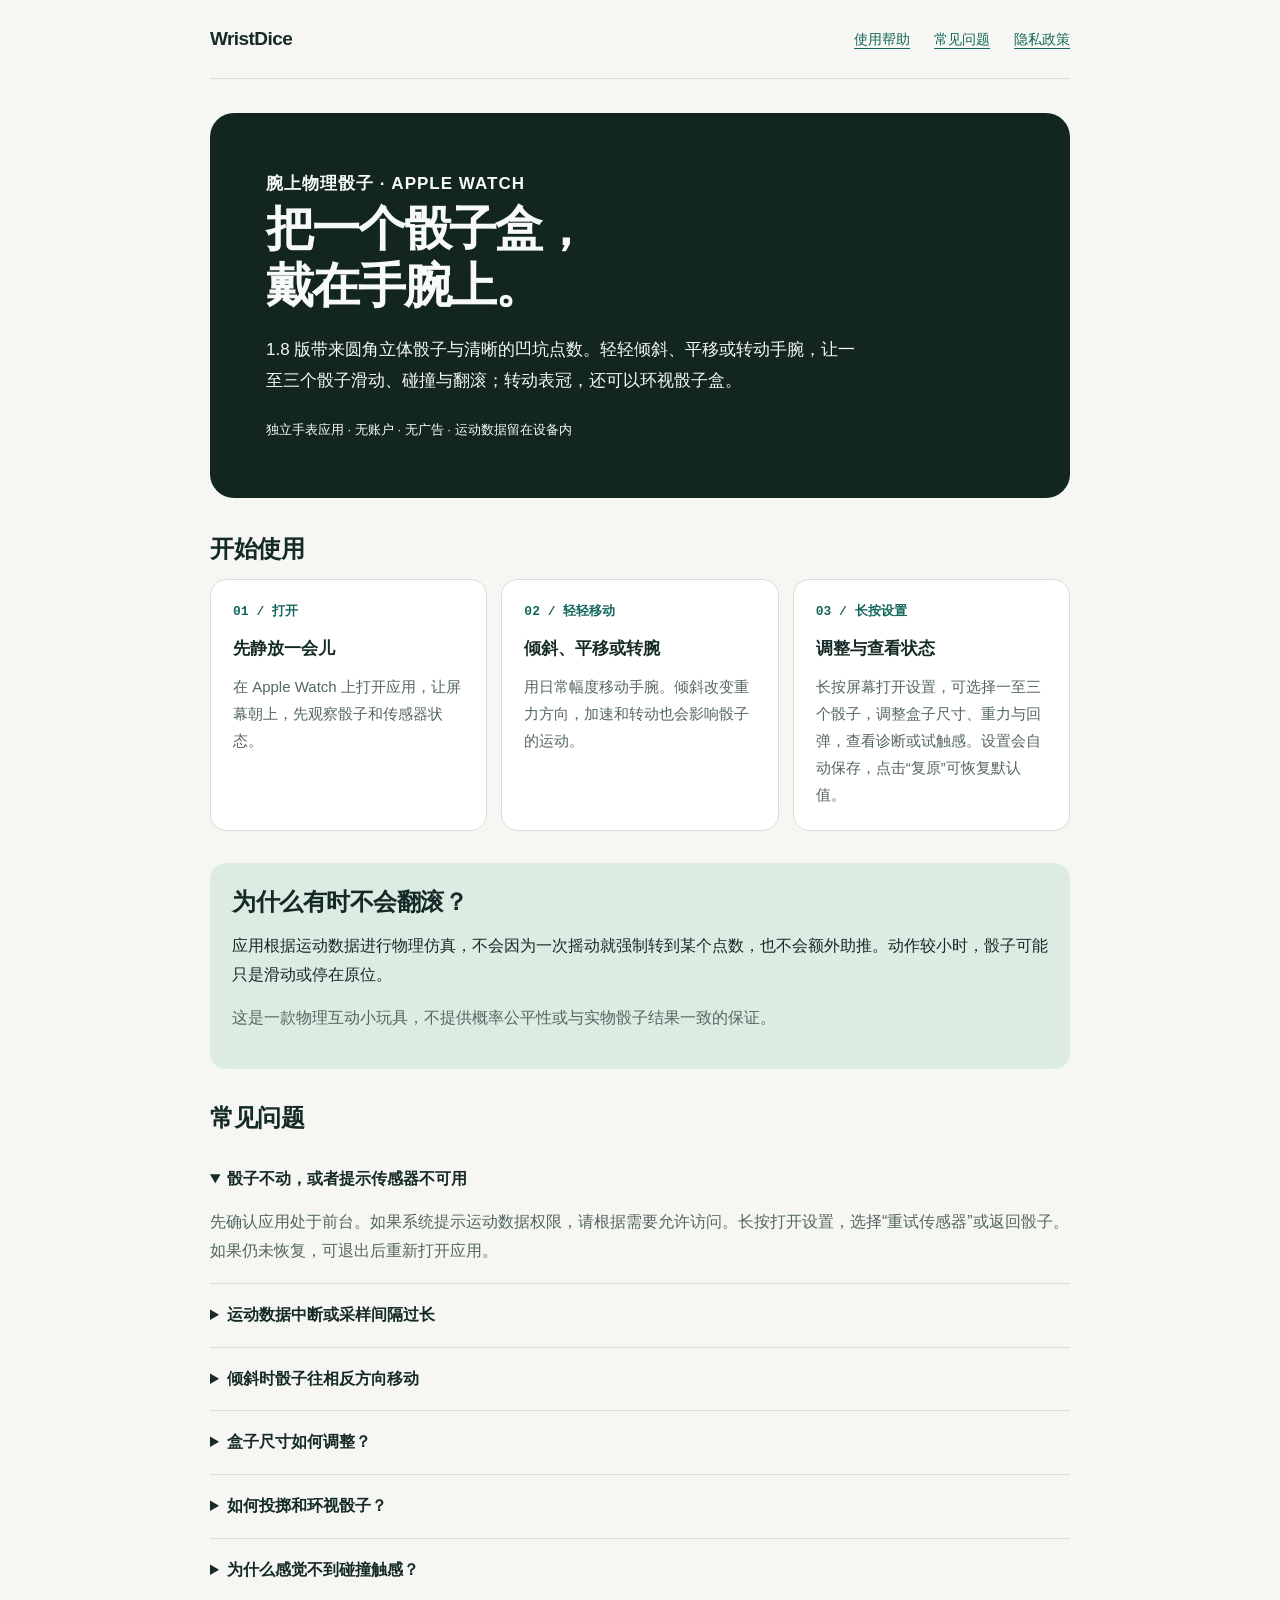
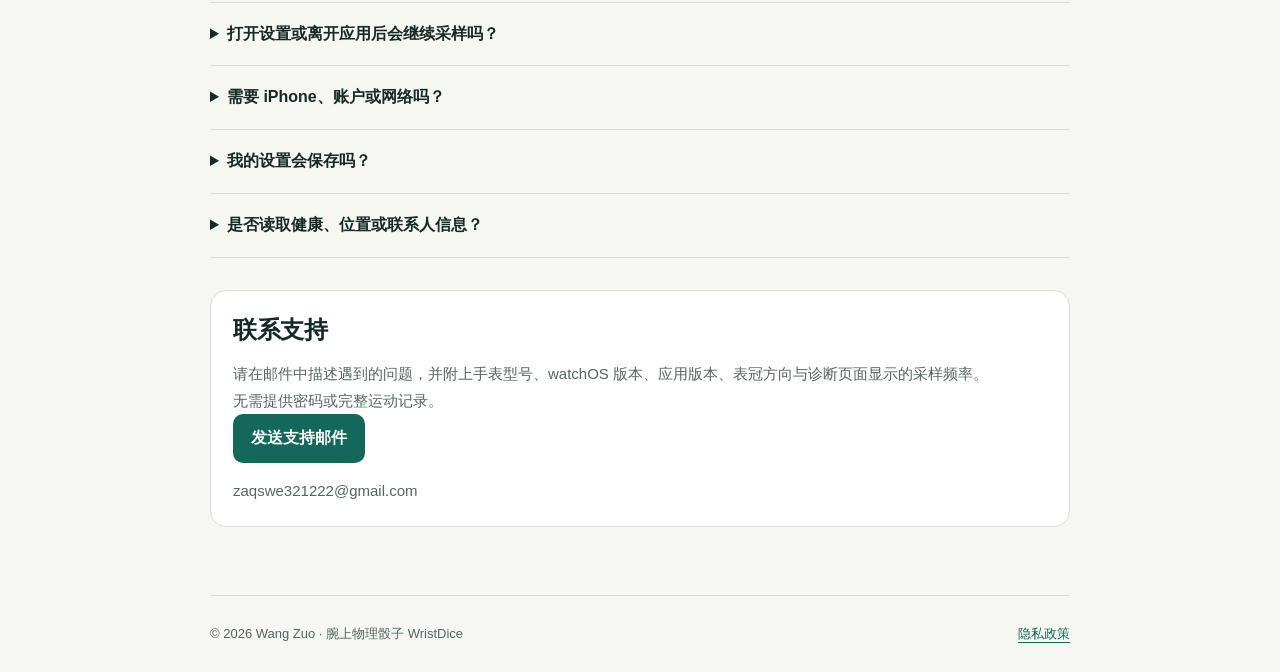
<file: index.html>
<!-- Generated by Trae Work -->
<!DOCTYPE html>
<html lang="zh-CN">
<head>
  <meta charset="utf-8">
  <meta name="viewport" content="width=device-width, initial-scale=1">
  <meta name="description" content="腕上物理骰子 WristDice 使用帮助：倾斜与转腕、设置、传感器问题和隐私说明。">
  <title>使用帮助 · 腕上物理骰子 WristDice</title>
  <link rel="stylesheet" href="assets/site.css">
  <script src="assets/contact-config.js" defer></script>
  <script src="assets/contact.js" defer></script>
</head>
<body>
  <div class="wrap">
    <header class="topbar">
      <a class="brand" href="index.html">WristDice</a>
      <nav class="nav" aria-label="网站导航">
        <a href="#start">使用帮助</a>
        <a href="#faq">常见问题</a>
        <a href="privacy.html">隐私政策</a>
      </nav>
    </header>
    <main>
      <div class="hero">
        <p class="eyebrow">腕上物理骰子 · APPLE WATCH</p>
        <h1>把一个骰子盒，<br>戴在手腕上。</h1>
        <p>1.8 版带来圆角立体骰子与清晰的凹坑点数。轻轻倾斜、平移或转动手腕，让一至三个骰子滑动、碰撞与翻滚；转动表冠，还可以环视骰子盒。</p>
        <p class="meta">独立手表应用 · 无账户 · 无广告 · 运动数据留在设备内</p>
      </div>
      <section id="start" aria-labelledby="start-title">
        <h2 id="start-title">开始使用</h2>
        <div class="cards">
          <article class="card"><span class="step">01 / 打开</span><h3>先静放一会儿</h3><p>在 Apple Watch 上打开应用，让屏幕朝上，先观察骰子和传感器状态。</p></article>
          <article class="card"><span class="step">02 / 轻轻移动</span><h3>倾斜、平移或转腕</h3><p>用日常幅度移动手腕。倾斜改变重力方向，加速和转动也会影响骰子的运动。</p></article>
          <article class="card"><span class="step">03 / 长按设置</span><h3>调整与查看状态</h3><p>长按屏幕打开设置，可选择一至三个骰子，调整盒子尺寸、重力与回弹，查看诊断或试触感。设置会自动保存，点击“复原”可恢复默认值。</p></article>
        </div>
      </section>
      <section class="note">
        <h2>为什么有时不会翻滚？</h2>
        <p>应用根据运动数据进行物理仿真，不会因为一次摇动就强制转到某个点数，也不会额外助推。动作较小时，骰子可能只是滑动或停在原位。</p>
        <p class="muted">这是一款物理互动小玩具，不提供概率公平性或与实物骰子结果一致的保证。</p>
      </section>
      <section id="faq" aria-labelledby="faq-title">
        <h2 id="faq-title">常见问题</h2>
        <details open><summary>骰子不动，或者提示传感器不可用</summary><p>先确认应用处于前台。如果系统提示运动数据权限，请根据需要允许访问。长按打开设置，选择“重试传感器”或返回骰子。如果仍未恢复，可退出后重新打开应用。</p></details>
        <details><summary>运动数据中断或采样间隔过长</summary><p>应用会暂停仿真，避免继续使用过期的数据。长按打开设置后重试。反馈问题时，请附上提示文字、手表型号与 watchOS 版本。</p></details>
        <details><summary>倾斜时骰子往相反方向移动</summary><p>应用自动读取 watchOS 的左右手与表冠方向设置。请先确认手表“设置 → 通用 → 方向”与实际佩戴一致，再缓慢抬高手表右边，骰子应向左移动。</p></details>
        <details><summary>盒子尺寸如何调整？</summary><p>默认尺寸按手表显示区适配。宽度使用显示区域的实际宽度，而非表壳标称尺寸，可在 28–42 mm 内调整；盒深可在 18–70 mm 内调整。一至三个骰子的边长分别为 9、8、7.2 mm。</p></details>
        <details><summary>如何投掷和环视骰子？</summary><p>双击骰子画面可施加一次投掷冲量；点“抛入”可从上方落入骰子。转动表冠可绕盒子观察，停转后视角会平滑回到默认位置。系统支持的双指互点也可触发“抛入”。</p></details>
        <details><summary>为什么感觉不到碰撞触感？</summary><p>只有达到强度与节奏条件的撞击才会请求短促系统触感。长按进入设置，点“试触感”检查输出，再查看诊断里的撞击数与反馈数；同时检查系统触感设置。</p></details>
        <details><summary>打开设置或离开应用后会继续采样吗？</summary><p>打开设置或真正进入后台时，应用停止采样并暂停仿真。短暂抬腕状态变化会继续处理；系统暗屏可能限制帧率和手势。返回前台后会清除旧采样间隔再恢复。</p></details>
        <details><summary>需要 iPhone、账户或网络吗？</summary><p>骰子互动在 Apple Watch 上独立运行，不要求应用账户，也不通过网络发送运动数据。应用的下载和安装由 Apple 的分发平台处理。</p></details>
        <details><summary>我的设置会保存吗？</summary><p>骰子数量、盒子尺寸、重力、回弹与诊断开关保存在设备本地，再次打开应用时会自动恢复。设置中的“复原”按钮可恢复默认配置。</p></details>
        <details><summary>是否读取健康、位置或联系人信息？</summary><p>1.8 版本的骰子互动使用设备运动数据，不读取健康记录、位置、联系人、照片或麦克风数据。详细处理方式见<a href="privacy.html">隐私政策</a>。</p></details>
      </section>
      <section id="contact" class="card" hidden aria-labelledby="contact-title">
        <h2 id="contact-title">联系支持</h2>
        <p>请在邮件中描述遇到的问题，并附上手表型号、watchOS 版本、应用版本、表冠方向与诊断页面显示的采样频率。</p>
        <p>无需提供密码或完整运动记录。</p>
        <a class="button" data-support-email href="#contact">发送支持邮件</a>
        <p class="muted" style="margin-top:14px" data-support-address></p>
      </section>
    </main>
    <footer><span>© 2026 Wang Zuo · 腕上物理骰子 WristDice</span><a href="privacy.html">隐私政策</a></footer>
  </div>
</body>
</html>
</file>
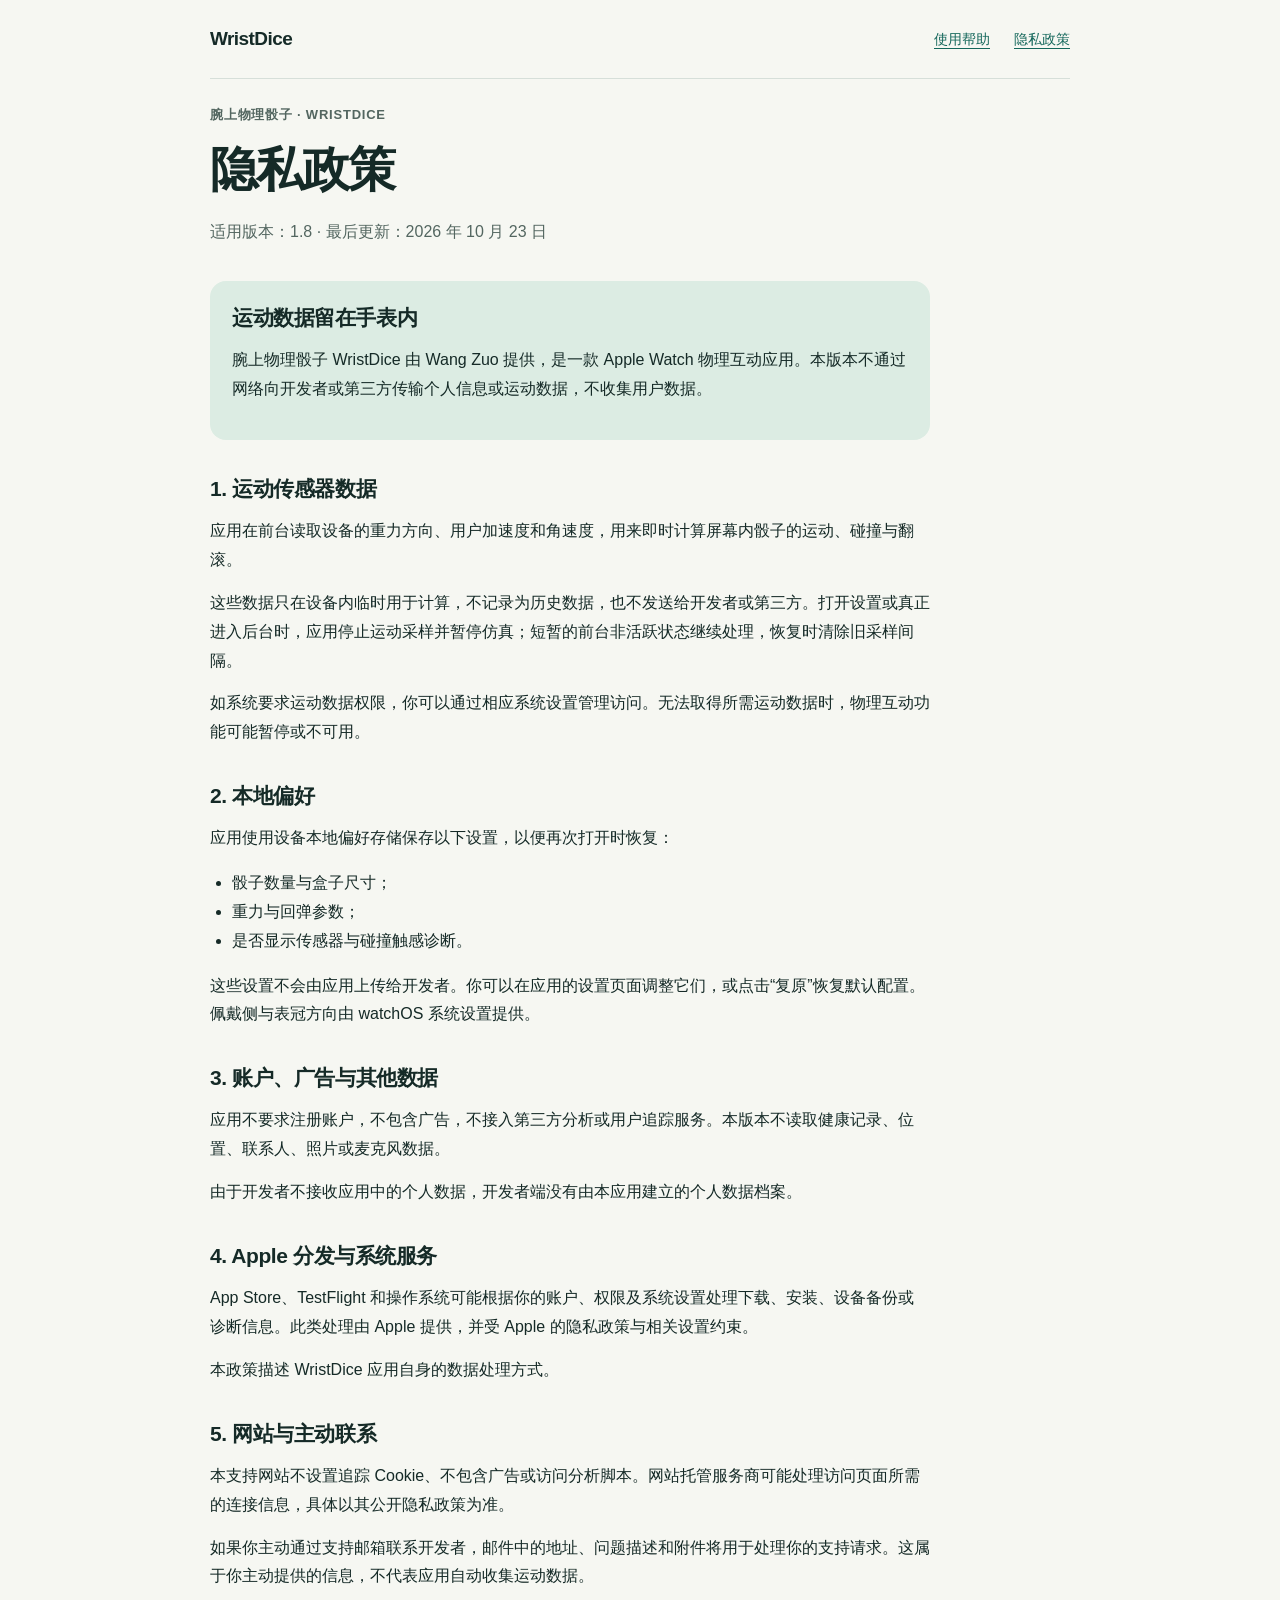
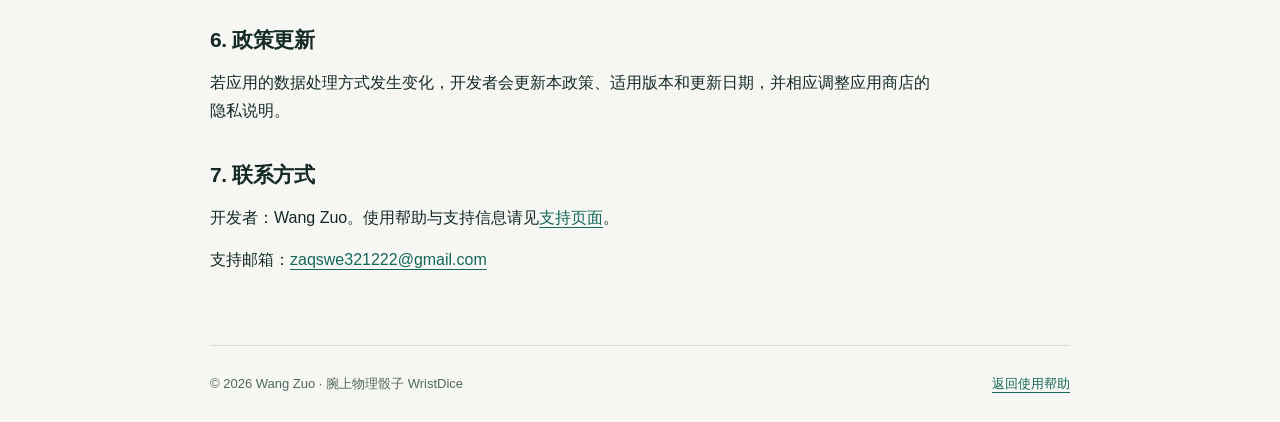
<file: privacy.html>
<!-- Generated by Trae Work -->
<!DOCTYPE html>
<html lang="zh-CN">
<head>
  <meta charset="utf-8">
  <meta name="viewport" content="width=device-width, initial-scale=1">
  <meta name="description" content="腕上物理骰子 WristDice 1.8 隐私政策：运动数据即时在设备内计算，不保存或上传。">
  <title>隐私政策 · 腕上物理骰子 WristDice</title>
  <link rel="stylesheet" href="assets/site.css">
  <script src="assets/contact-config.js" defer></script>
  <script src="assets/contact.js" defer></script>
</head>
<body>
  <div class="wrap">
    <header class="topbar">
      <a class="brand" href="index.html">WristDice</a>
      <nav class="nav" aria-label="网站导航"><a href="index.html">使用帮助</a><a href="privacy.html" aria-current="page">隐私政策</a></nav>
    </header>
    <main class="policy">
      <p class="eyebrow muted">腕上物理骰子 · WRISTDICE</p>
      <h1>隐私政策</h1>
      <p class="muted">适用版本：1.8 · 最后更新：2026 年 10 月 23 日</p>
      <section class="note">
        <h2>运动数据留在手表内</h2>
        <p>腕上物理骰子 WristDice 由 Wang Zuo 提供，是一款 Apple Watch 物理互动应用。本版本不通过网络向开发者或第三方传输个人信息或运动数据，不收集用户数据。</p>
      </section>
      <section>
        <h2>1. 运动传感器数据</h2>
        <p>应用在前台读取设备的重力方向、用户加速度和角速度，用来即时计算屏幕内骰子的运动、碰撞与翻滚。</p>
        <p>这些数据只在设备内临时用于计算，不记录为历史数据，也不发送给开发者或第三方。打开设置或真正进入后台时，应用停止运动采样并暂停仿真；短暂的前台非活跃状态继续处理，恢复时清除旧采样间隔。</p>
        <p>如系统要求运动数据权限，你可以通过相应系统设置管理访问。无法取得所需运动数据时，物理互动功能可能暂停或不可用。</p>
      </section>
      <section>
        <h2>2. 本地偏好</h2>
        <p>应用使用设备本地偏好存储保存以下设置，以便再次打开时恢复：</p>
        <ul><li>骰子数量与盒子尺寸；</li><li>重力与回弹参数；</li><li>是否显示传感器与碰撞触感诊断。</li></ul>
        <p>这些设置不会由应用上传给开发者。你可以在应用的设置页面调整它们，或点击“复原”恢复默认配置。佩戴侧与表冠方向由 watchOS 系统设置提供。</p>
      </section>
      <section>
        <h2>3. 账户、广告与其他数据</h2>
        <p>应用不要求注册账户，不包含广告，不接入第三方分析或用户追踪服务。本版本不读取健康记录、位置、联系人、照片或麦克风数据。</p>
        <p>由于开发者不接收应用中的个人数据，开发者端没有由本应用建立的个人数据档案。</p>
      </section>
      <section>
        <h2>4. Apple 分发与系统服务</h2>
        <p>App Store、TestFlight 和操作系统可能根据你的账户、权限及系统设置处理下载、安装、设备备份或诊断信息。此类处理由 Apple 提供，并受 Apple 的隐私政策与相关设置约束。</p>
        <p>本政策描述 WristDice 应用自身的数据处理方式。</p>
      </section>
      <section>
        <h2>5. 网站与主动联系</h2>
        <p>本支持网站不设置追踪 Cookie、不包含广告或访问分析脚本。网站托管服务商可能处理访问页面所需的连接信息，具体以其公开隐私政策为准。</p>
        <p>如果你主动通过支持邮箱联系开发者，邮件中的地址、问题描述和附件将用于处理你的支持请求。这属于你主动提供的信息，不代表应用自动收集运动数据。</p>
      </section>
      <section>
        <h2>6. 政策更新</h2>
        <p>若应用的数据处理方式发生变化，开发者会更新本政策、适用版本和更新日期，并相应调整应用商店的隐私说明。</p>
      </section>
      <section>
        <h2>7. 联系方式</h2>
        <p>开发者：Wang Zuo。使用帮助与支持信息请见<a href="index.html">支持页面</a>。</p>
        <p data-contact-line hidden>支持邮箱：<a data-support-email href="index.html">联系开发者</a></p>
      </section>
    </main>
    <footer><span>© 2026 Wang Zuo · 腕上物理骰子 WristDice</span><a href="index.html">返回使用帮助</a></footer>
  </div>
</body>
</html>
</file>
<file: assets/site.css>
:root {
  --bg: #f6f7f2; --bg2: #ffffff; --ink: #152a27; --muted: #536660;
  --rule: #d6dfd9; --accent: #14675b; --accent2: #dcece3;
  --night: #122521; --light: #f7faf7;
  --font: -apple-system, BlinkMacSystemFont, "PingFang SC", "Microsoft YaHei", sans-serif;
  --font-mono: ui-monospace, "SFMono-Regular", monospace;
  --max: 860px;
}
* { box-sizing: border-box; }
html { scroll-behavior: smooth; }
body { margin: 0; background: var(--bg); color: var(--ink); font: 16px/1.8 var(--font); }
a { color: var(--accent); text-underline-offset: 4px; overflow-wrap: anywhere; }
a:hover { text-decoration-thickness: 2px; }
:focus-visible { outline: 3px solid var(--accent); outline-offset: 5px; }
.wrap { width: min(var(--max), calc(100% - 40px)); margin-inline: auto; }
.topbar { display: flex; align-items: center; justify-content: space-between; gap: 24px; padding-block: 22px; border-bottom: 1px solid var(--rule); }
.brand { color: var(--ink); text-decoration: none; font-size: 19px; font-weight: 750; letter-spacing: -.03em; }
.nav { display: flex; gap: 24px; flex-wrap: wrap; font-size: 14px; }
.hero { margin-block: 34px; padding: clamp(26px, 6vw, 56px); background: var(--night); color: var(--light); border-radius: 24px; }
.eyebrow { margin: 0 0 14px; font-size: 13px; font-weight: 600; letter-spacing: .06em; }
h1 { margin: 0 0 20px; font-size: clamp(30px, 6vw, 48px); line-height: 1.2; letter-spacing: -.045em; }
.hero p { max-width: 590px; margin: 0; font-size: 17px; }
.hero .meta { margin-top: 22px; font-size: 13px; }
.hero a { color: var(--light); }
main { padding-bottom: 36px; }
section { margin-block: 32px; scroll-margin-top: 22px; }
h2 { margin: 0 0 14px; font-size: 24px; line-height: 1.4; letter-spacing: -.02em; }
h3 { margin: 0 0 8px; font-size: 17px; }
p { margin: 0 0 14px; }
.cards { display: grid; grid-template-columns: repeat(3, 1fr); gap: 14px; }
.card { background: var(--bg2); border: 1px solid var(--rule); border-radius: 16px; padding: 22px; }
.card p { font-size: 15px; color: var(--muted); margin-bottom: 0; }
.step { display: block; color: var(--accent); font: 600 13px var(--font-mono); margin-bottom: 14px; }
.note { background: var(--accent2); border-radius: 16px; padding: 22px; }
.muted { color: var(--muted); }
details { border-bottom: 1px solid var(--rule); padding-block: 17px; }
summary { cursor: pointer; font-weight: 650; padding-right: 16px; }
details p { color: var(--muted); margin: 14px 0 0; }
.button { display: inline-block; padding: 10px 18px; border-radius: 10px; color: var(--light); background: var(--accent); font-weight: 650; text-decoration: none; }
.policy { max-width: 720px; padding-top: 24px; }
.policy section { margin-block: 34px; }
.policy h2 { font-size: 21px; }
.policy ul { padding-left: 22px; }
footer { border-top: 1px solid var(--rule); padding-block: 26px; color: var(--muted); font-size: 13px; display: flex; justify-content: space-between; gap: 20px; }
[hidden] { display: none !important; }
@media (max-width: 650px) {
  .cards { grid-template-columns: 1fr; }
  .topbar { align-items: flex-start; }
  .nav { gap: 8px 16px; justify-content: flex-end; }
  .hero { margin-block: 22px; border-radius: 18px; }
  section { margin-block: 26px; }
  footer { flex-direction: column; gap: 8px; }
}
@media (prefers-reduced-motion: reduce) { html { scroll-behavior: auto; } }
@media print {
  body { background: var(--bg2); }
  .nav, .button { display: none; }
  .hero { background: var(--bg2); color: var(--ink); padding: 0; }
  section { break-inside: avoid; }
  details p { display: block; }
}
</file>
